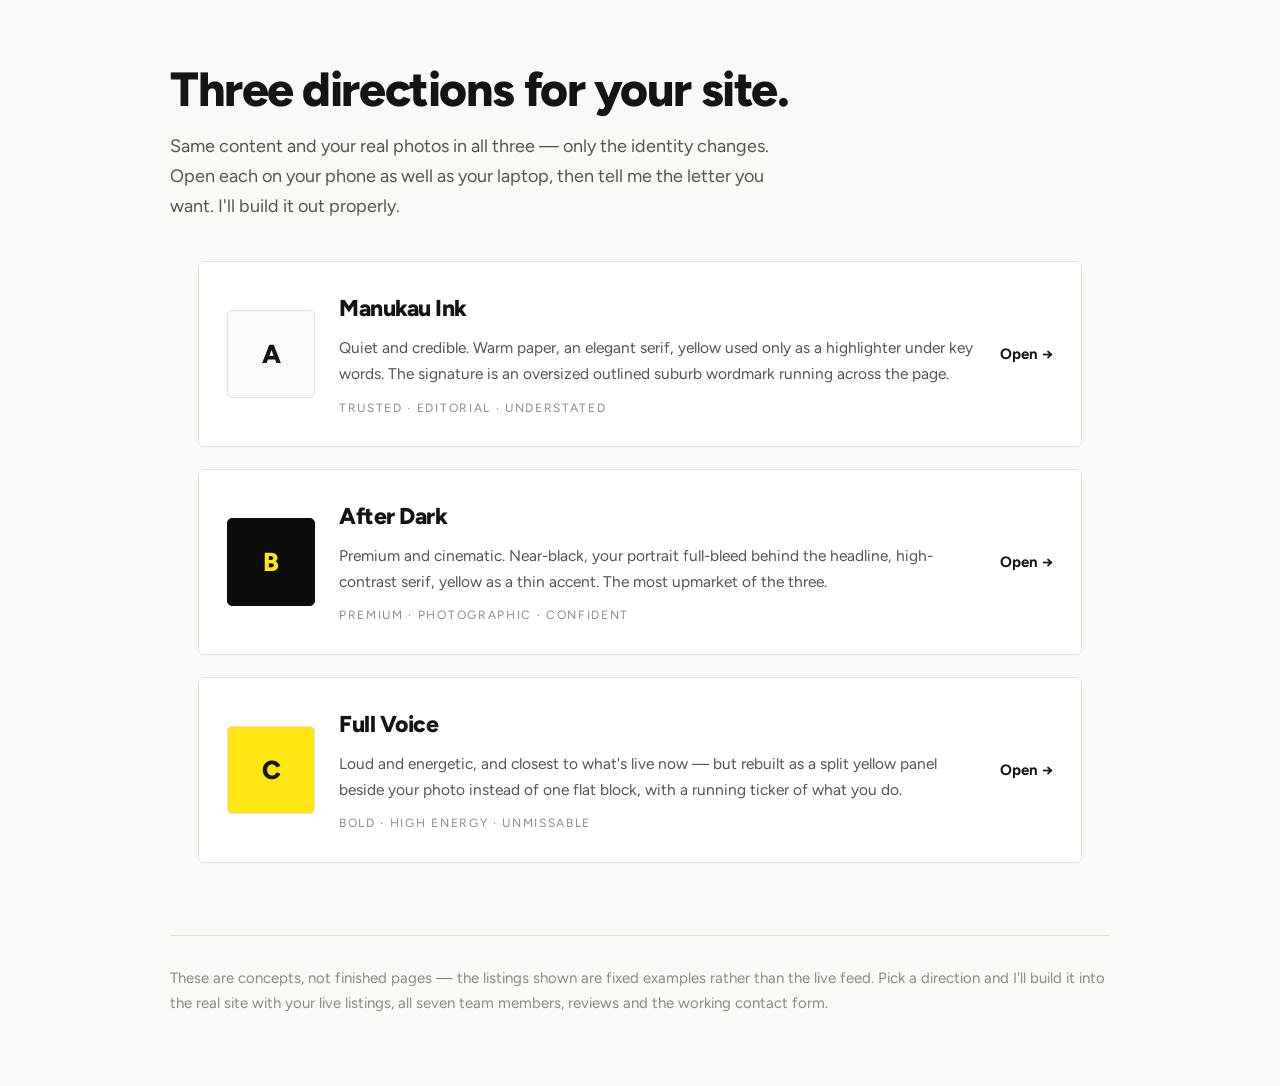
<file: concepts/index.html>
<!DOCTYPE html>
<html lang="en">
<head>
<meta charset="UTF-8">
<meta name="viewport" content="width=device-width, initial-scale=1.0">
<title>Three directions — Arvic Gonzales</title>
<meta name="robots" content="noindex">
<link rel="preconnect" href="https://fonts.googleapis.com">
<link rel="preconnect" href="https://fonts.gstatic.com" crossorigin>
<link href="https://fonts.googleapis.com/css2?family=Figtree:wght@400;500;600;700;800&display=swap" rel="stylesheet">
<style>
:root{--ink:#141412;--body:#55544e;--mute:#8b8a83;--paper:#faf9f6;--rule:#e3e0d8;--yellow:#ffe512}
*{box-sizing:border-box;margin:0;padding:0}
body{background:var(--paper);color:var(--body);font-family:'Figtree',system-ui,sans-serif;font-size:17px;line-height:1.65;-webkit-font-smoothing:antialiased}
.wrap{max-width:940px;margin:0 auto;padding:0 28px}
h1{font-size:clamp(32px,5vw,48px);color:var(--ink);font-weight:800;letter-spacing:-.03em;line-height:1.05;text-wrap:balance}
h2{font-size:23px;color:var(--ink);font-weight:800;letter-spacing:-.02em}
.intro{padding:64px 0 40px}
.intro p{margin-top:18px;max-width:620px;font-size:18px}
.list{display:flex;flex-direction:column;gap:22px;padding-bottom:72px}
.opt{border:1px solid var(--rule);border-radius:6px;background:#fff;padding:28px;display:grid;grid-template-columns:88px 1fr auto;gap:24px;align-items:center;text-decoration:none}
.opt:hover{border-color:var(--ink)}
.chip{width:88px;height:88px;border-radius:5px;border:1px solid var(--rule);display:flex;align-items:center;justify-content:center;font-weight:800;font-size:26px;color:var(--ink)}
.a{background:#fbfaf8}
.b{background:#0c0c0d;color:#ffe512!important;border-color:#0c0c0d}
.c{background:var(--yellow)}
.opt p{margin-top:7px;font-size:15.5px;color:var(--body)}
.tagline{font-size:12px;letter-spacing:.14em;text-transform:uppercase;color:var(--mute);margin-top:12px}
.go{font-weight:700;color:var(--ink);white-space:nowrap;font-size:15px}
.note{border-top:1px solid var(--rule);padding:30px 0 70px;font-size:15px;color:var(--mute)}
@media(max-width:700px){.opt{grid-template-columns:60px 1fr;gap:18px}.chip{width:60px;height:60px;font-size:20px}.go{grid-column:2}}
</style>
</head>
<body>
<div class="wrap intro">
  <h1>Three directions for your site.</h1>
  <p>Same content and your real photos in all three — only the identity changes. Open each on your phone as well as your laptop, then tell me the letter you want. I'll build it out properly.</p>
</div>

<div class="wrap list">
  <a class="opt" href="a.html">
    <div class="chip a">A</div>
    <div>
      <h2>Manukau Ink</h2>
      <p>Quiet and credible. Warm paper, an elegant serif, yellow used only as a highlighter under key words. The signature is an oversized outlined suburb wordmark running across the page.</p>
      <div class="tagline">Trusted · Editorial · Understated</div>
    </div>
    <span class="go">Open →</span>
  </a>

  <a class="opt" href="b.html">
    <div class="chip b">B</div>
    <div>
      <h2>After Dark</h2>
      <p>Premium and cinematic. Near-black, your portrait full-bleed behind the headline, high-contrast serif, yellow as a thin accent. The most upmarket of the three.</p>
      <div class="tagline">Premium · Photographic · Confident</div>
    </div>
    <span class="go">Open →</span>
  </a>

  <a class="opt" href="c.html">
    <div class="chip c">C</div>
    <div>
      <h2>Full Voice</h2>
      <p>Loud and energetic, and closest to what's live now — but rebuilt as a split yellow panel beside your photo instead of one flat block, with a running ticker of what you do.</p>
      <div class="tagline">Bold · High energy · Unmissable</div>
    </div>
    <span class="go">Open →</span>
  </a>
</div>

<div class="wrap note">
  These are concepts, not finished pages — the listings shown are fixed examples rather than the live feed. Pick a direction and I'll build it into the real site with your live listings, all seven team members, reviews and the working contact form.
</div>
</body>
</html>
</file>
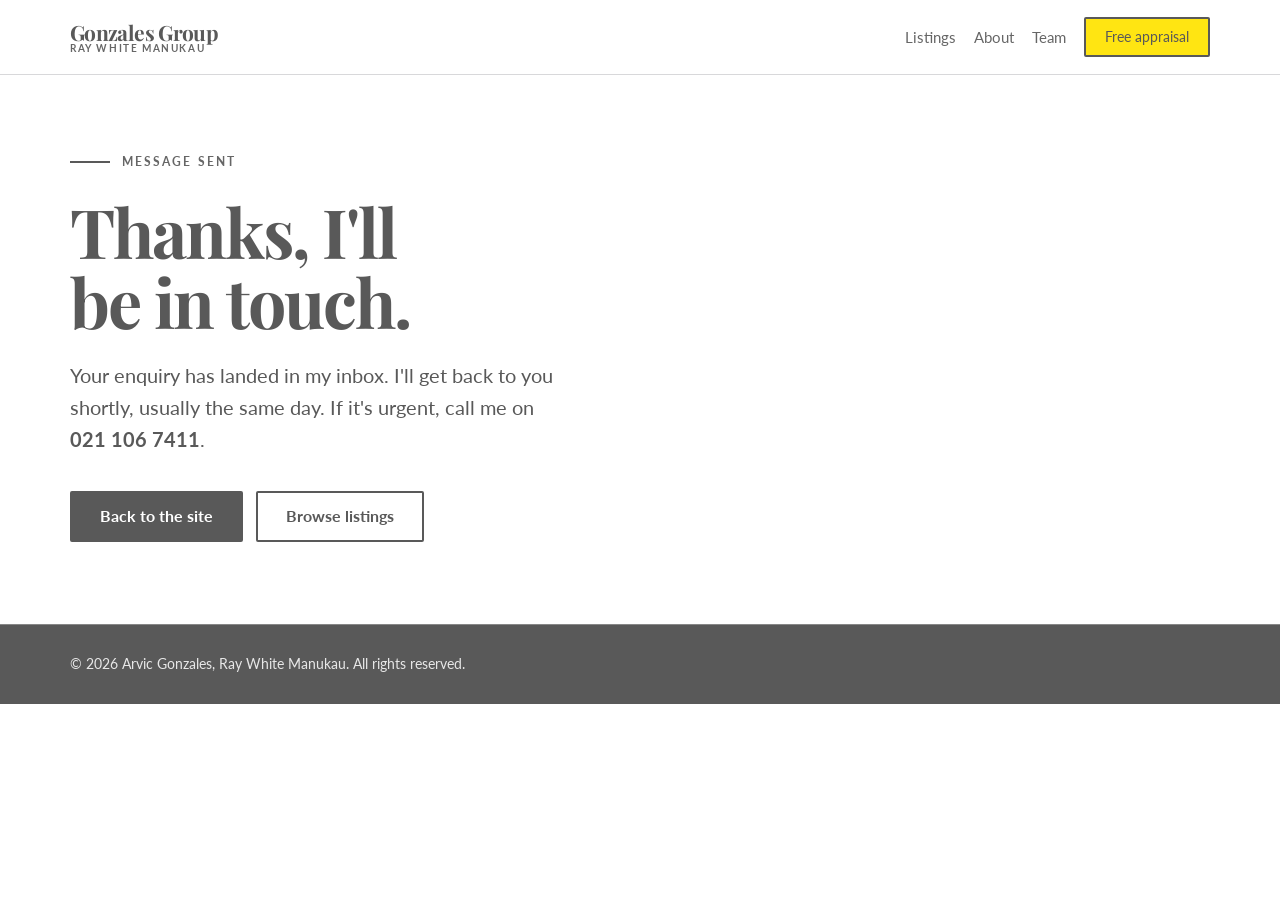
<file: thanks.html>
<!DOCTYPE html>
<html lang="en">
<head>
<meta charset="UTF-8">
<meta name="viewport" content="width=device-width, initial-scale=1.0">
<title>Message sent | Arvic Gonzales</title>
<meta name="robots" content="noindex">
<link rel="preconnect" href="https://fonts.googleapis.com">
<link rel="preconnect" href="https://fonts.gstatic.com" crossorigin>
<link href="https://fonts.googleapis.com/css2?family=Lato:wght@300;400;700;900&family=Playfair+Display:wght@400;700&display=swap" rel="stylesheet">
<link rel="icon" href="img/favicon.svg" type="image/svg+xml">
<link rel="icon" href="img/favicon-32.png" sizes="32x32">
<link rel="apple-touch-icon" href="img/apple-touch-icon.png">
<meta name="theme-color" content="#ffe512">
<link rel="stylesheet" href="styles.css">
</head>
<body>

<header class="site-header">
  <div class="container header-inner">
    <a href="index.html" class="logo">Gonzales Group<span>Ray White Manukau</span></a>
    <button class="nav-toggle" type="button" aria-expanded="false" aria-controls="site-nav">
      <span class="nav-toggle-bars" aria-hidden="true"></span>
      <span class="sr-only">Menu</span>
    </button>
    <nav class="main-nav" id="site-nav">
      <a href="index.html#listings">Listings</a>
      <a href="index.html#about">About</a>
      <a href="index.html#team">Team</a>
      <a href="index.html#contact" class="btn btn-primary">Free appraisal</a>
    </nav>
  </div>
</header>

<section class="hero">
  <div class="container hero-grid">
    <div class="hero-copy">
      <p class="hero-kicker">Message sent</p>
      <h1>Thanks, I'll be in touch.</h1>
      <p class="hero-lead">Your enquiry has landed in my inbox. I'll get back to you shortly, usually the same day. If it's urgent, call me on <strong>021 106 7411</strong>.</p>
      <div class="hero-actions">
        <a href="index.html" class="btn btn-primary">Back to the site</a>
        <a href="index.html#listings" class="btn btn-outline">Browse listings</a>
      </div>
    </div>
  </div>
</section>

<footer class="site-footer">
  <div class="container">
    <p>&copy; 2026 Arvic Gonzales, Ray White Manukau. All rights reserved.</p>
  </div>
</footer>


<!-- Cloudflare Web Analytics — cookieless, so the site needs no consent banner.
     Paste the site token from the Cloudflare dashboard in place of TOKEN and
     uncomment. Left commented so the page never loads a broken script. -->
<!-- <script defer src="https://static.cloudflareinsights.com/beacon.min.js" data-cf-beacon='{"token": "TOKEN"}'></script> -->
<script src="script.js"></script>
</body>
</html>
</file>
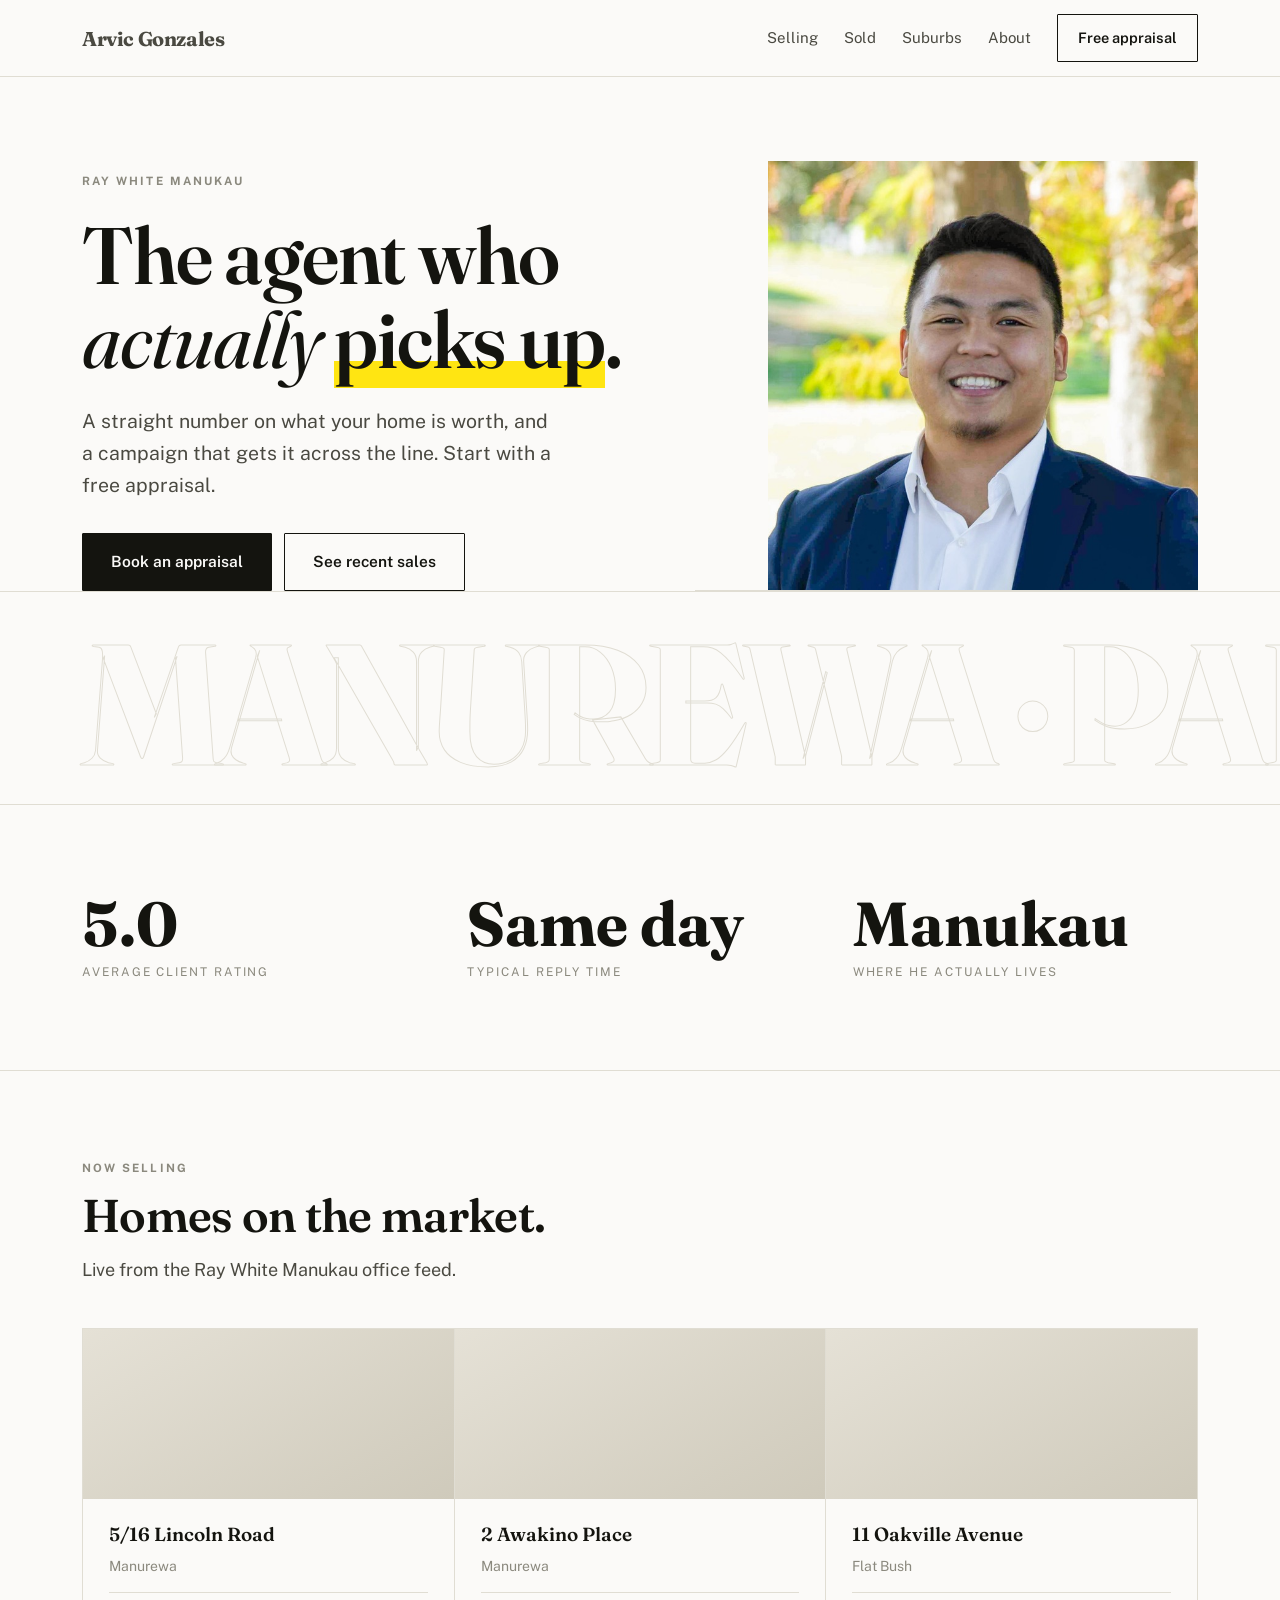
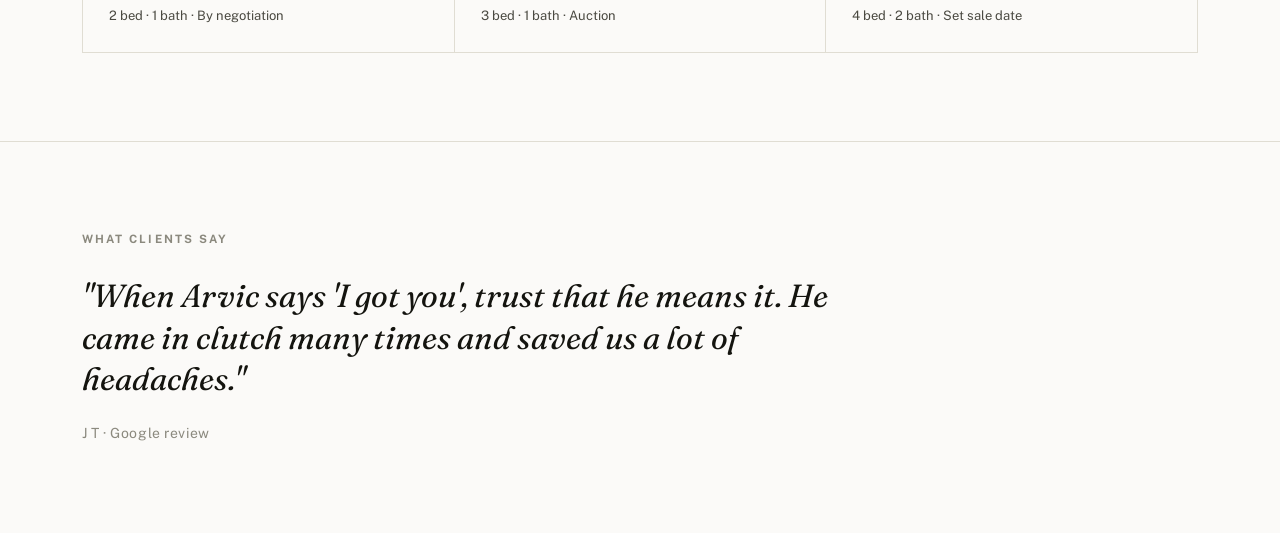
<file: concepts/a.html>
<!DOCTYPE html>
<html lang="en">
<head>
<meta charset="UTF-8">
<meta name="viewport" content="width=device-width, initial-scale=1.0">
<title>Concept A — Manukau Ink</title>
<meta name="robots" content="noindex">
<link rel="preconnect" href="https://fonts.googleapis.com">
<link rel="preconnect" href="https://fonts.gstatic.com" crossorigin>
<link href="https://fonts.googleapis.com/css2?family=Fraunces:ital,opsz,wght@0,9..144,400;0,9..144,600;0,9..144,700;1,9..144,400&family=Public+Sans:wght@400;500;600;700&display=swap" rel="stylesheet">
<style>
:root{
  --paper:#fbfaf8; --ink:#14140f; --ink-2:#4a4941; --mute:#8b897e;
  --rule:#e0ddd3; --yellow:#ffe512;
  --display:'Fraunces',Georgia,serif; --body:'Public Sans',system-ui,sans-serif;
}
*{box-sizing:border-box;margin:0;padding:0}
body{background:var(--paper);color:var(--ink-2);font-family:var(--body);font-size:17px;line-height:1.65;-webkit-font-smoothing:antialiased}
.wrap{max-width:1180px;margin:0 auto;padding:0 32px}
h1,h2,h3{font-family:var(--display);color:var(--ink);font-weight:600;line-height:1.05;letter-spacing:-0.015em;text-wrap:balance}
h1{font-size:clamp(46px,6.6vw,80px)}
h2{font-size:clamp(30px,3.8vw,46px)}
h3{font-size:20px;line-height:1.2}
a{color:inherit}
.mark{background:linear-gradient(to top,var(--yellow) .34em,transparent .34em)}
.eyebrow{font-size:11.5px;font-weight:700;letter-spacing:.18em;text-transform:uppercase;color:var(--mute)}
/* header */
header{border-bottom:1px solid var(--rule);position:sticky;top:0;background:rgba(251,250,248,.93);backdrop-filter:blur(10px);z-index:9}
.hin{display:flex;justify-content:space-between;align-items:center;height:76px;gap:20px}
.logo{font-family:var(--display);font-weight:700;font-size:20px;letter-spacing:-.02em;text-decoration:none;white-space:nowrap}
nav{display:flex;gap:26px;align-items:center}
nav a{text-decoration:none;font-size:15px;color:var(--ink-2);white-space:nowrap}
nav a:hover{color:var(--ink)}
.cta{border:1px solid var(--ink);padding:11px 20px;font-weight:600;font-size:14.5px;color:var(--ink)!important;border-radius:1px}
.cta:hover{background:var(--ink);color:var(--paper)!important}
/* hero */
.hero{padding:84px 0 0}
.hero-grid{display:grid;grid-template-columns:1.05fr .95fr;gap:56px;align-items:end}
.hero h1{margin:22px 0 24px}
.hero h1 em{font-style:italic;font-weight:400}
.lead{font-size:19.5px;max-width:480px;margin-bottom:32px}
.acts{display:flex;gap:12px;flex-wrap:wrap}
.btn{padding:15px 28px;border-radius:1px;font-weight:600;font-size:15.5px;text-decoration:none;border:1px solid var(--ink);display:inline-block}
.btn-fill{background:var(--ink);color:var(--paper)}
.btn-fill:hover{background:#000}
.btn-ghost{color:var(--ink)}
.btn-ghost:hover{background:var(--ink);color:var(--paper)}
.portrait{position:relative}
.portrait img{display:block;width:100%;max-width:430px;margin-left:auto}
.portrait::after{content:"";position:absolute;left:0;right:0;bottom:0;height:1px;background:var(--rule)}
/* the signature: oversized locale wordmark */
.locale{border-top:1px solid var(--rule);margin-top:0;overflow:hidden}
.locale span{
  display:block;font-family:var(--display);font-weight:700;
  font-size:clamp(52px,13.4vw,182px);line-height:1;letter-spacing:-.05em;
  color:transparent;-webkit-text-stroke:1px var(--rule);
  padding:26px 0 14px;white-space:nowrap
}
section{padding:88px 0;border-top:1px solid var(--rule)}
.head{max-width:700px;margin-bottom:44px}
.head h2{margin-top:14px}
.sub{margin-top:14px;font-size:18px}
.grid3{display:grid;grid-template-columns:repeat(3,1fr);gap:1px;background:var(--rule);border:1px solid var(--rule)}
.card{background:var(--paper);padding:26px}
.card .ph{height:170px;background:linear-gradient(150deg,#e5e1d6,#cfcabb);margin:-26px -26px 20px}
.addr{font-family:var(--display);font-size:19px;font-weight:600;color:var(--ink);margin-bottom:4px}
.sub2{font-size:14px;color:var(--mute);margin-bottom:14px}
.meta{font-size:13px;color:var(--ink-2);padding-top:12px;border-top:1px solid var(--rule)}
.stat-row{display:grid;grid-template-columns:repeat(3,1fr);gap:40px}
.stat .n{font-family:var(--display);font-size:clamp(38px,5vw,62px);font-weight:700;color:var(--ink);line-height:1}
.stat .l{font-size:12px;letter-spacing:.16em;text-transform:uppercase;color:var(--mute);margin-top:8px}
.quote{font-family:var(--display);font-size:clamp(22px,2.7vw,32px);line-height:1.3;color:var(--ink);font-weight:400;font-style:italic;max-width:820px}
.attrib{margin-top:22px;font-size:14px;color:var(--mute);letter-spacing:.04em}
@media(max-width:880px){
  .hero-grid{grid-template-columns:1fr;gap:40px}
  .portrait img{max-width:320px;margin:0 auto}
  nav a:not(.cta){display:none}
  .grid3,.stat-row{grid-template-columns:1fr}
  section{padding:60px 0}
}
</style>
</head>
<body>

<header><div class="wrap hin">
  <a class="logo" href="#">Arvic Gonzales</a>
  <nav>
    <a href="#">Selling</a><a href="#">Sold</a><a href="#">Suburbs</a><a href="#">About</a>
    <a class="cta" href="#">Free appraisal</a>
  </nav>
</div></header>

<div class="hero"><div class="wrap hero-grid">
  <div>
    <p class="eyebrow">Ray White Manukau</p>
    <h1>The agent who <em>actually</em> <span class="mark">picks up</span>.</h1>
    <p class="lead">A straight number on what your home is worth, and a campaign that gets it across the line. Start with a free appraisal.</p>
    <div class="acts">
      <a class="btn btn-fill" href="#">Book an appraisal</a>
      <a class="btn btn-ghost" href="#">See recent sales</a>
    </div>
  </div>
  <div class="portrait"><img src="../img/arvic.jpg" alt="Arvic Gonzales"></div>
</div></div>

<div class="locale"><div class="wrap"><span>MANUREWA · PAPATOETOE · MANUKAU · FLAT BUSH</span></div></div>

<section><div class="wrap">
  <div class="stat-row">
    <div class="stat"><div class="n">5.0</div><div class="l">Average client rating</div></div>
    <div class="stat"><div class="n">Same&nbsp;day</div><div class="l">Typical reply time</div></div>
    <div class="stat"><div class="n">Manukau</div><div class="l">Where he actually lives</div></div>
  </div>
</div></section>

<section><div class="wrap">
  <div class="head">
    <p class="eyebrow">Now selling</p>
    <h2>Homes on the market.</h2>
    <p class="sub">Live from the Ray White Manukau office feed.</p>
  </div>
  <div class="grid3">
    <div class="card"><div class="ph"></div><div class="addr">5/16 Lincoln Road</div><div class="sub2">Manurewa</div><div class="meta">2 bed · 1 bath · By negotiation</div></div>
    <div class="card"><div class="ph"></div><div class="addr">2 Awakino Place</div><div class="sub2">Manurewa</div><div class="meta">3 bed · 1 bath · Auction</div></div>
    <div class="card"><div class="ph"></div><div class="addr">11 Oakville Avenue</div><div class="sub2">Flat Bush</div><div class="meta">4 bed · 2 bath · Set sale date</div></div>
  </div>
</div></section>

<section><div class="wrap">
  <p class="eyebrow" style="margin-bottom:26px">What clients say</p>
  <p class="quote">"When Arvic says 'I got you', trust that he means it. He came in clutch many times and saved us a lot of headaches."</p>
  <p class="attrib">J T · Google review</p>
</div></section>

</body>
</html>
</file>
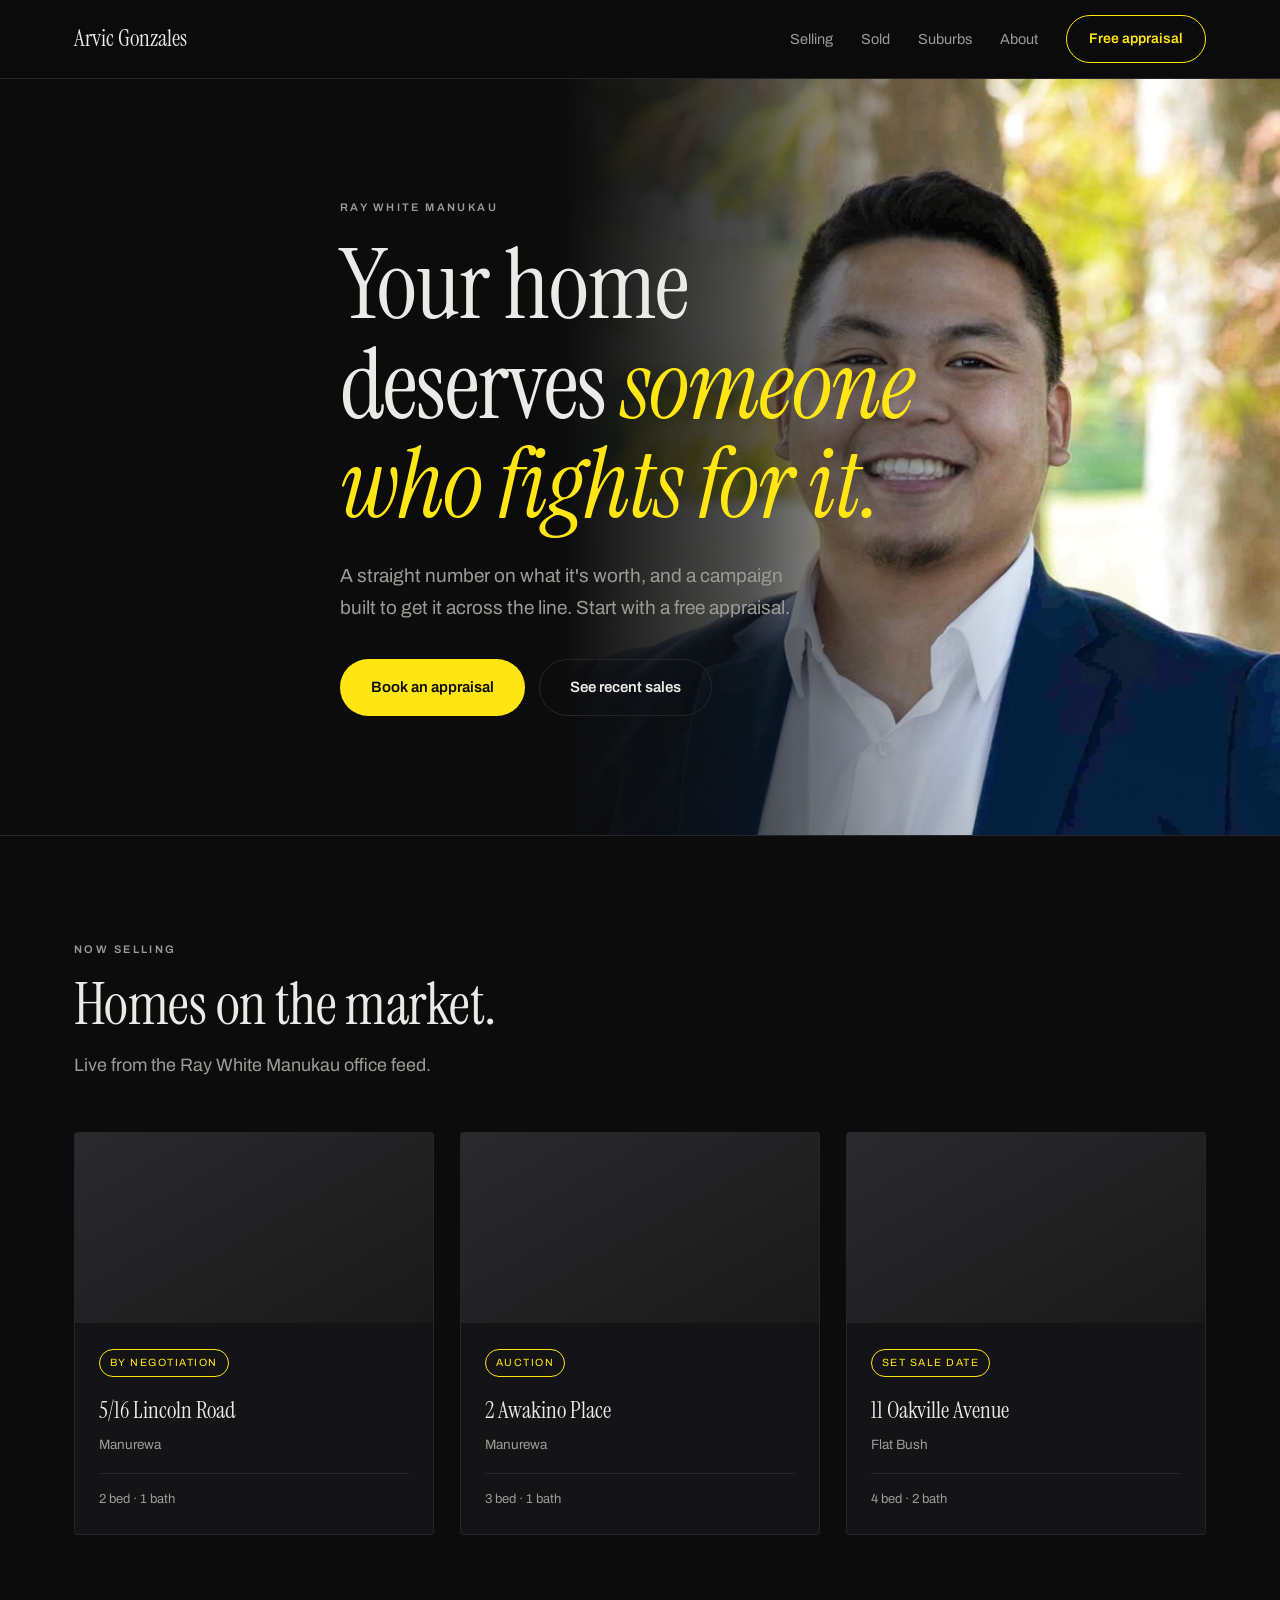
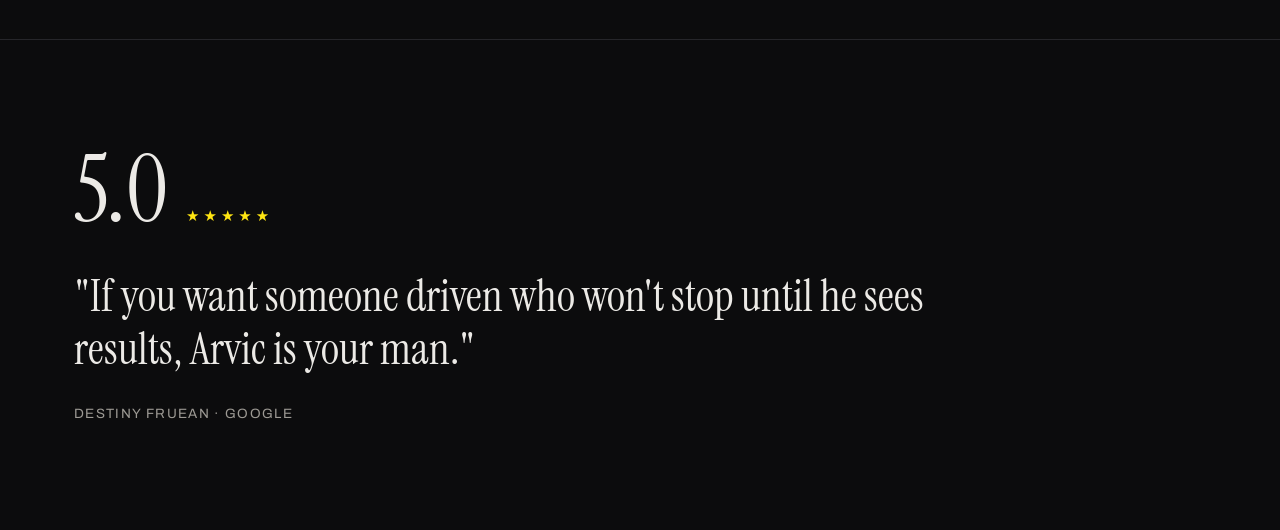
<file: concepts/b.html>
<!DOCTYPE html>
<html lang="en">
<head>
<meta charset="UTF-8">
<meta name="viewport" content="width=device-width, initial-scale=1.0">
<title>Concept B — After Dark</title>
<meta name="robots" content="noindex">
<link rel="preconnect" href="https://fonts.googleapis.com">
<link rel="preconnect" href="https://fonts.gstatic.com" crossorigin>
<link href="https://fonts.googleapis.com/css2?family=Instrument+Serif:ital@0;1&family=Archivo:wght@400;500;600;700&display=swap" rel="stylesheet">
<style>
:root{
  --bg:#0c0c0d; --bg-2:#141416; --text:#eceae6; --text-2:#9d9a94;
  --rule:#26262a; --yellow:#ffe512;
  --display:'Instrument Serif',Georgia,serif; --body:'Archivo',system-ui,sans-serif;
}
*{box-sizing:border-box;margin:0;padding:0}
body{background:var(--bg);color:var(--text-2);font-family:var(--body);font-size:16.5px;line-height:1.7;-webkit-font-smoothing:antialiased}
.wrap{max-width:1200px;margin:0 auto;padding:0 34px}
h1,h2,h3{font-family:var(--display);color:var(--text);font-weight:400;line-height:1.02;letter-spacing:-.01em;text-wrap:balance}
h1{font-size:clamp(50px,7.6vw,104px)}
h2{font-size:clamp(34px,4.6vw,58px)}
h3{font-size:22px;line-height:1.2}
a{color:inherit}
em{font-style:italic;color:var(--yellow)}
.eyebrow{font-size:11px;font-weight:600;letter-spacing:.22em;text-transform:uppercase;color:var(--text-2)}
header{position:sticky;top:0;z-index:9;background:rgba(12,12,13,.82);backdrop-filter:blur(14px);border-bottom:1px solid var(--rule)}
.hin{display:flex;justify-content:space-between;align-items:center;height:78px;gap:20px}
.logo{font-family:var(--display);font-size:23px;color:var(--text);text-decoration:none;white-space:nowrap}
nav{display:flex;gap:28px;align-items:center}
nav a{text-decoration:none;font-size:14.5px;color:var(--text-2);white-space:nowrap}
nav a:hover{color:var(--text)}
.cta{border:1px solid var(--yellow);color:var(--yellow)!important;padding:11px 22px;font-weight:600;font-size:14px;border-radius:100px}
.cta:hover{background:var(--yellow);color:var(--bg)!important}
/* cinematic hero */
.hero{position:relative;min-height:84vh;display:flex;align-items:center;overflow:hidden}
.hero-img{position:absolute;top:0;right:0;bottom:0;width:56%}
.hero-img img{width:100%;height:100%;object-fit:cover;object-position:50% 16%;filter:saturate(.78) contrast(1.04)}
.scrim{position:absolute;top:0;right:0;bottom:0;width:56%;background:
  linear-gradient(to right,var(--bg) 0%,rgba(12,12,13,.72) 26%,rgba(12,12,13,0) 62%)}
.hero-in{position:relative;max-width:600px;padding:64px 0}
.hero h1{margin:20px 0 26px}
.lead{font-size:19px;max-width:460px;margin-bottom:34px;color:var(--text-2)}
.acts{display:flex;gap:14px;flex-wrap:wrap}
.btn{padding:15px 30px;border-radius:100px;font-weight:600;font-size:15px;text-decoration:none;display:inline-block;border:1px solid transparent}
.btn-y{background:var(--yellow);color:#0c0c0d}
.btn-y:hover{background:#fff}
.btn-o{border-color:var(--rule);color:var(--text)}
.btn-o:hover{border-color:var(--text)}
section{padding:104px 0;border-top:1px solid var(--rule)}
.head{max-width:720px;margin-bottom:52px}
.head h2{margin-top:16px}
.sub{margin-top:16px;font-size:18px}
.grid3{display:grid;grid-template-columns:repeat(3,1fr);gap:26px}
.card{background:var(--bg-2);border:1px solid var(--rule);border-radius:3px;overflow:hidden}
.card .ph{height:190px;background:linear-gradient(150deg,#2a2a2e,#191919)}
.cb{padding:24px}
.addr{font-family:var(--display);font-size:23px;color:var(--text);margin-bottom:4px}
.sub2{font-size:13.5px;color:var(--text-2);margin-bottom:16px}
.meta{font-size:13px;padding-top:14px;border-top:1px solid var(--rule)}
.tag{display:inline-block;font-size:10.5px;letter-spacing:.14em;text-transform:uppercase;color:var(--yellow);border:1px solid var(--yellow);padding:4px 10px;border-radius:100px;margin-bottom:14px}
.quote{font-family:var(--display);font-size:clamp(26px,3.4vw,44px);line-height:1.22;color:var(--text);max-width:900px}
.attrib{margin-top:26px;font-size:13.5px;letter-spacing:.1em;text-transform:uppercase;color:var(--text-2)}
.rating{display:flex;align-items:baseline;gap:18px;margin-bottom:34px}
.rating .n{font-family:var(--display);font-size:clamp(58px,8vw,92px);color:var(--text);line-height:1}
.rating .s{color:var(--yellow);letter-spacing:4px;font-size:15px}
@media(max-width:880px){
  nav a:not(.cta){display:none}
  .hero{min-height:0;flex-direction:column;align-items:stretch}
  .hero-img,.scrim{position:relative;width:100%}
  .hero-img{height:340px;order:2}
  .scrim{display:none}
  .hero-in{padding:54px 0 40px;order:1}
  .grid3{grid-template-columns:1fr}
  section{padding:66px 0}
}
</style>
</head>
<body>

<header><div class="wrap hin">
  <a class="logo" href="#">Arvic Gonzales</a>
  <nav>
    <a href="#">Selling</a><a href="#">Sold</a><a href="#">Suburbs</a><a href="#">About</a>
    <a class="cta" href="#">Free appraisal</a>
  </nav>
</div></header>

<div class="hero">
  <div class="hero-img"><img src="../img/arvic.jpg" alt="Arvic Gonzales"></div>
  <div class="scrim"></div>
  <div class="wrap"><div class="hero-in">
    <p class="eyebrow">Ray White Manukau</p>
    <h1>Your home deserves <em>someone who fights for it.</em></h1>
    <p class="lead">A straight number on what it's worth, and a campaign built to get it across the line. Start with a free appraisal.</p>
    <div class="acts">
      <a class="btn btn-y" href="#">Book an appraisal</a>
      <a class="btn btn-o" href="#">See recent sales</a>
    </div>
  </div></div>
</div>

<section><div class="wrap">
  <div class="head">
    <p class="eyebrow">Now selling</p>
    <h2>Homes on the market.</h2>
    <p class="sub">Live from the Ray White Manukau office feed.</p>
  </div>
  <div class="grid3">
    <div class="card"><div class="ph"></div><div class="cb"><span class="tag">By negotiation</span><div class="addr">5/16 Lincoln Road</div><div class="sub2">Manurewa</div><div class="meta">2 bed · 1 bath</div></div></div>
    <div class="card"><div class="ph"></div><div class="cb"><span class="tag">Auction</span><div class="addr">2 Awakino Place</div><div class="sub2">Manurewa</div><div class="meta">3 bed · 1 bath</div></div></div>
    <div class="card"><div class="ph"></div><div class="cb"><span class="tag">Set sale date</span><div class="addr">11 Oakville Avenue</div><div class="sub2">Flat Bush</div><div class="meta">4 bed · 2 bath</div></div></div>
  </div>
</div></section>

<section><div class="wrap">
  <div class="rating"><span class="n">5.0</span><span class="s">★★★★★</span></div>
  <p class="quote">"If you want someone driven who won't stop until he sees results, Arvic is your man."</p>
  <p class="attrib">Destiny Fruean · Google</p>
</div></section>

</body>
</html>
</file>
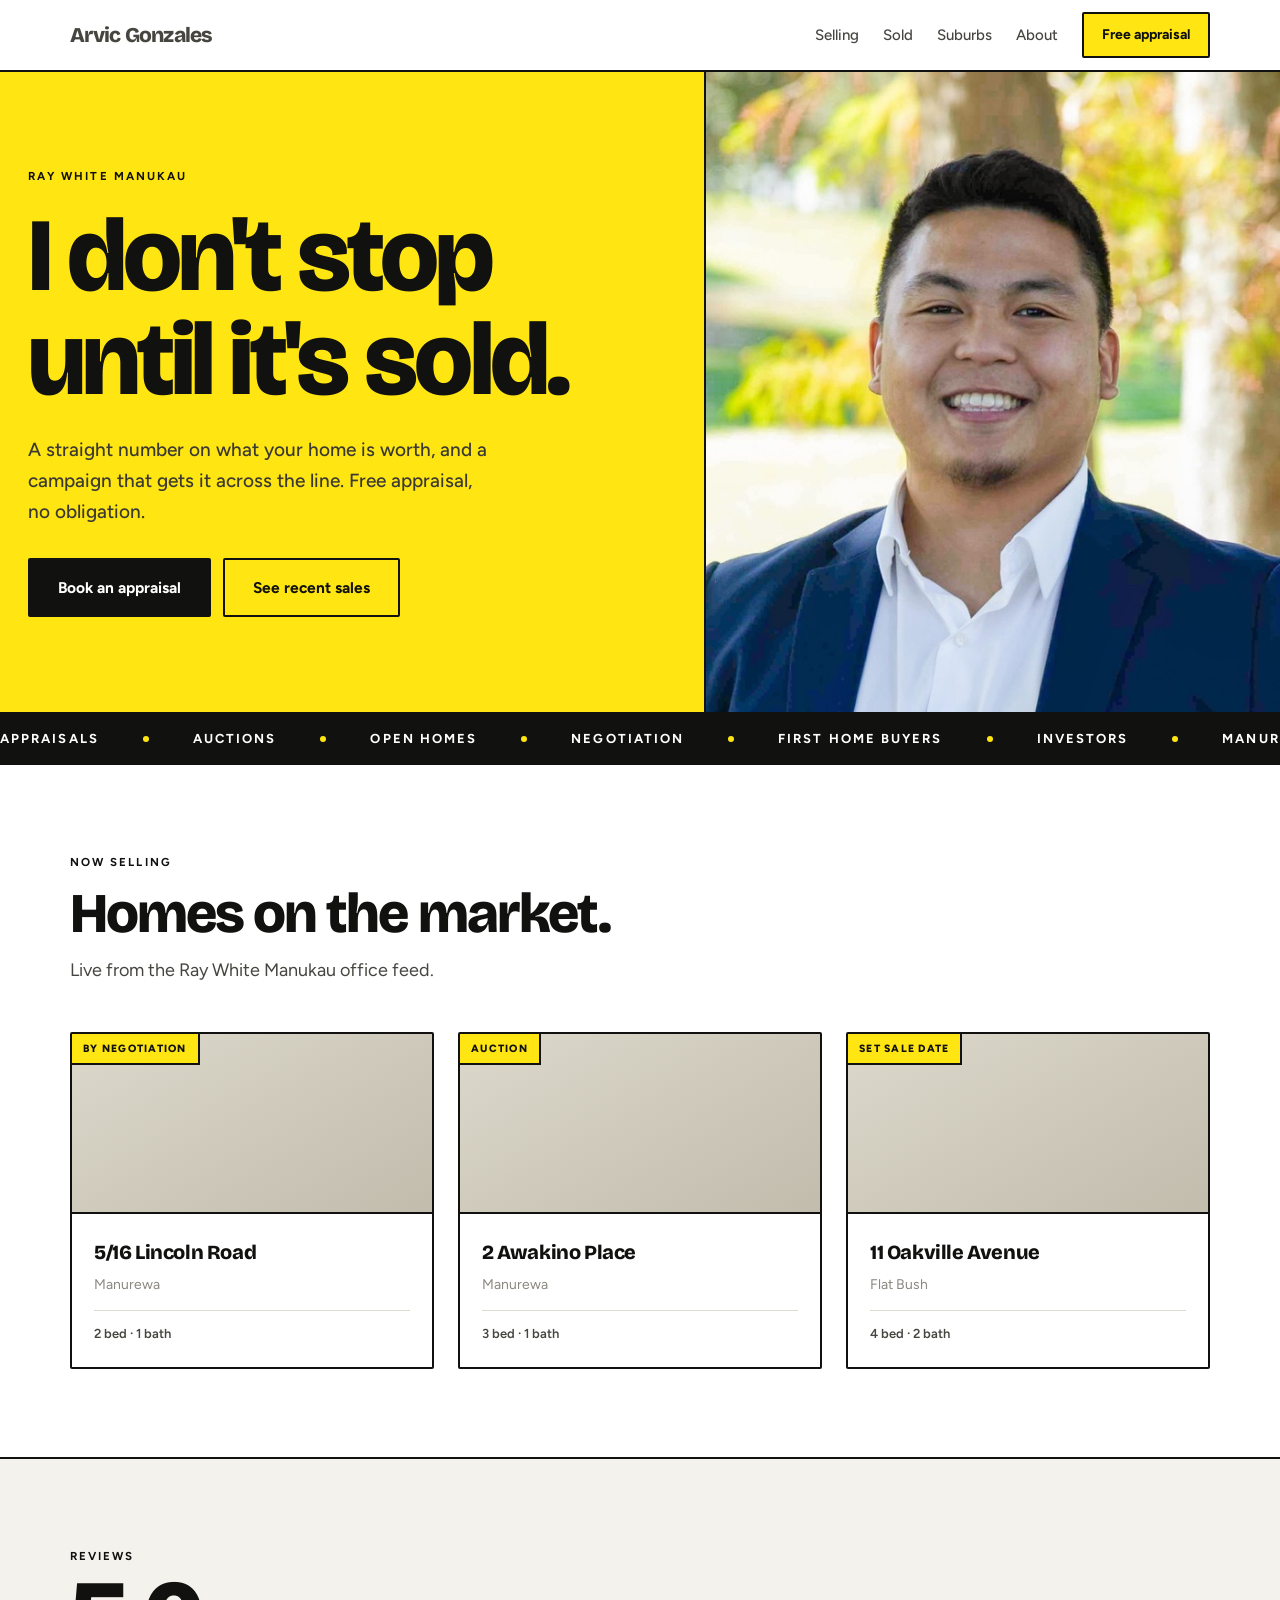
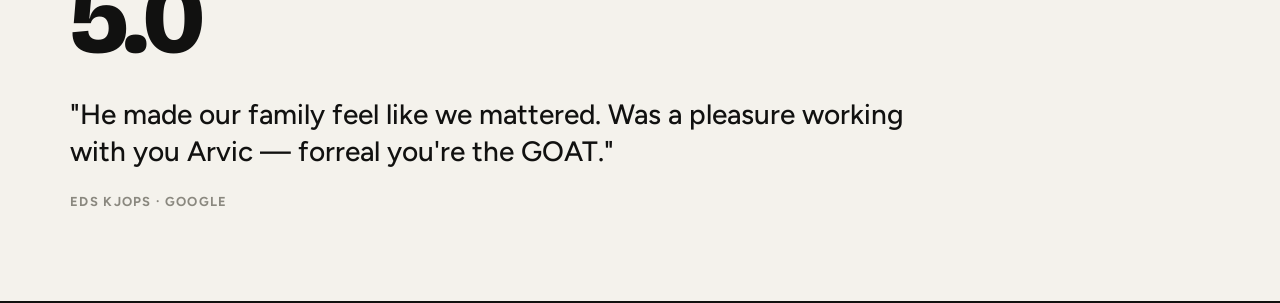
<file: concepts/c.html>
<!DOCTYPE html>
<html lang="en">
<head>
<meta charset="UTF-8">
<meta name="viewport" content="width=device-width, initial-scale=1.0">
<title>Concept C — Full Voice</title>
<meta name="robots" content="noindex">
<link rel="preconnect" href="https://fonts.googleapis.com">
<link rel="preconnect" href="https://fonts.gstatic.com" crossorigin>
<link href="https://fonts.googleapis.com/css2?family=Bricolage+Grotesque:opsz,wght@12..96,600;12..96,800&family=Figtree:wght@400;500;600;700&display=swap" rel="stylesheet">
<style>
:root{
  --ink:#111110; --ink-2:#46453f; --mute:#8a887f;
  --paper:#fff; --wash:#f4f2ec; --rule:#dedbd2; --yellow:#ffe512;
  --display:'Bricolage Grotesque','Helvetica Neue',sans-serif; --body:'Figtree',system-ui,sans-serif;
}
*{box-sizing:border-box;margin:0;padding:0}
body{background:var(--paper);color:var(--ink-2);font-family:var(--body);font-size:17px;line-height:1.65;-webkit-font-smoothing:antialiased}
.wrap{max-width:1200px;margin:0 auto;padding:0 30px}
h1,h2,h3{font-family:var(--display);color:var(--ink);font-weight:800;line-height:1;letter-spacing:-.035em;text-wrap:balance}
h1{font-size:clamp(48px,8.2vw,104px)}
h2{font-size:clamp(32px,4.6vw,56px)}
h3{font-size:20px;letter-spacing:-.02em;line-height:1.15}
a{color:inherit}
.eyebrow{font-size:11.5px;font-weight:700;letter-spacing:.18em;text-transform:uppercase;color:var(--ink)}
header{position:sticky;top:0;z-index:9;background:var(--paper);border-bottom:2px solid var(--ink)}
.hin{display:flex;justify-content:space-between;align-items:center;height:70px;gap:20px}
.logo{font-family:var(--display);font-weight:800;font-size:21px;letter-spacing:-.035em;text-decoration:none;white-space:nowrap}
nav{display:flex;gap:24px;align-items:center}
nav a{text-decoration:none;font-size:15px;font-weight:500;color:var(--ink-2);white-space:nowrap}
nav a:hover{color:var(--ink)}
.cta{background:var(--yellow);border:2px solid var(--ink);color:var(--ink)!important;padding:9px 18px;font-weight:700;font-size:14px;border-radius:2px}
.cta:hover{background:var(--ink);color:var(--yellow)!important}
/* hero: split, yellow panel + portrait, no giant flat block */
.hero{border-bottom:2px solid var(--ink)}
.hero-grid{display:grid;grid-template-columns:1.1fr .9fr;min-height:min(640px,78vh)}
.hero-l{background:var(--yellow);display:flex;flex-direction:column;justify-content:center;padding:64px 56px 64px 0}
.hero-l .inner{max-width:620px;margin-left:auto;padding-right:56px;width:100%}
.hero-r{border-left:2px solid var(--ink);background:var(--wash);position:relative;overflow:hidden}
.hero-r img{position:absolute;inset:0;width:100%;height:100%;object-fit:cover;object-position:50% 18%}
.hero h1{margin:18px 0 22px;color:var(--ink)}
.lead{font-size:19px;color:#3a3933;max-width:470px;margin-bottom:30px;font-weight:500}
.acts{display:flex;gap:12px;flex-wrap:wrap}
.btn{padding:15px 28px;border:2px solid var(--ink);border-radius:2px;font-weight:700;font-size:15.5px;text-decoration:none;display:inline-block}
.btn-d{background:var(--ink);color:#fff}
.btn-d:hover{background:#000}
.btn-o{background:transparent;color:var(--ink)}
.btn-o:hover{background:var(--ink);color:var(--yellow)}
/* signature: a running ticker of what he actually does */
.ticker{background:var(--ink);color:#fff;border-bottom:2px solid var(--ink);overflow:hidden;padding:14px 0}
.ticker-in{display:flex;gap:44px;white-space:nowrap;animation:slide 34s linear infinite;font-size:13px;font-weight:700;letter-spacing:.16em;text-transform:uppercase}
.ticker-in span{display:flex;align-items:center;gap:44px}
.dot{width:6px;height:6px;background:var(--yellow);border-radius:100px;display:inline-block}
@keyframes slide{from{transform:translateX(0)}to{transform:translateX(-50%)}}
@media(prefers-reduced-motion:reduce){.ticker-in{animation:none}}
section{padding:88px 0;border-bottom:2px solid var(--ink)}
.wash{background:var(--wash)}
.head{max-width:720px;margin-bottom:46px}
.head h2{margin-top:14px}
.sub{margin-top:14px;font-size:18px}
.grid3{display:grid;grid-template-columns:repeat(3,1fr);gap:24px}
.card{background:var(--paper);border:2px solid var(--ink);border-radius:2px;overflow:hidden}
.card:hover{transform:translateY(-4px);box-shadow:8px 8px 0 var(--yellow)}
.card{transition:.18s ease}
.ph{height:180px;background:linear-gradient(150deg,#dcd8cb,#c1bcac);border-bottom:2px solid var(--ink);position:relative}
.tag{position:absolute;top:0;left:0;background:var(--yellow);border-right:2px solid var(--ink);border-bottom:2px solid var(--ink);font-size:10.5px;font-weight:800;letter-spacing:.12em;text-transform:uppercase;color:var(--ink);padding:6px 11px}
.cb{padding:22px}
.addr{font-family:var(--display);font-size:20px;font-weight:800;letter-spacing:-.02em;color:var(--ink);margin-bottom:4px}
.sub2{font-size:14px;color:var(--mute);margin-bottom:14px}
.meta{font-size:13px;font-weight:600;padding-top:12px;border-top:1px solid var(--rule)}
.rating{font-family:var(--display);font-size:clamp(56px,9vw,104px);font-weight:800;letter-spacing:-.045em;color:var(--ink);line-height:1}
.quote{font-size:clamp(20px,2.5vw,28px);line-height:1.35;color:var(--ink);font-weight:500;max-width:840px;margin-top:26px}
.attrib{margin-top:20px;font-size:13px;font-weight:700;letter-spacing:.1em;text-transform:uppercase;color:var(--mute)}
@media(max-width:880px){
  nav a:not(.cta){display:none}
  .hero-grid{grid-template-columns:1fr;min-height:0}
  .hero-l{padding:52px 0}
  .hero-l .inner{padding:0 30px;max-width:none}
  .hero-r{border-left:none;border-top:2px solid var(--ink);height:380px}
  .grid3{grid-template-columns:1fr}
  section{padding:62px 0}
}
</style>
</head>
<body>

<header><div class="wrap hin">
  <a class="logo" href="#">Arvic Gonzales</a>
  <nav>
    <a href="#">Selling</a><a href="#">Sold</a><a href="#">Suburbs</a><a href="#">About</a>
    <a class="cta" href="#">Free appraisal</a>
  </nav>
</div></header>

<div class="hero"><div class="hero-grid">
  <div class="hero-l"><div class="inner">
    <p class="eyebrow">Ray White Manukau</p>
    <h1>I don't stop until it's sold.</h1>
    <p class="lead">A straight number on what your home is worth, and a campaign that gets it across the line. Free appraisal, no obligation.</p>
    <div class="acts">
      <a class="btn btn-d" href="#">Book an appraisal</a>
      <a class="btn btn-o" href="#">See recent sales</a>
    </div>
  </div></div>
  <div class="hero-r"><img src="../img/arvic.jpg" alt="Arvic Gonzales"></div>
</div></div>

<div class="ticker"><div class="ticker-in">
  <span>Appraisals<i class="dot"></i>Auctions<i class="dot"></i>Open homes<i class="dot"></i>Negotiation<i class="dot"></i>First home buyers<i class="dot"></i>Investors<i class="dot"></i>Manurewa<i class="dot"></i>Papatoetoe<i class="dot"></i>Flat Bush<i class="dot"></i></span>
  <span>Appraisals<i class="dot"></i>Auctions<i class="dot"></i>Open homes<i class="dot"></i>Negotiation<i class="dot"></i>First home buyers<i class="dot"></i>Investors<i class="dot"></i>Manurewa<i class="dot"></i>Papatoetoe<i class="dot"></i>Flat Bush<i class="dot"></i></span>
</div></div>

<section><div class="wrap">
  <div class="head">
    <p class="eyebrow">Now selling</p>
    <h2>Homes on the market.</h2>
    <p class="sub">Live from the Ray White Manukau office feed.</p>
  </div>
  <div class="grid3">
    <div class="card"><div class="ph"><span class="tag">By negotiation</span></div><div class="cb"><div class="addr">5/16 Lincoln Road</div><div class="sub2">Manurewa</div><div class="meta">2 bed · 1 bath</div></div></div>
    <div class="card"><div class="ph"><span class="tag">Auction</span></div><div class="cb"><div class="addr">2 Awakino Place</div><div class="sub2">Manurewa</div><div class="meta">3 bed · 1 bath</div></div></div>
    <div class="card"><div class="ph"><span class="tag">Set sale date</span></div><div class="cb"><div class="addr">11 Oakville Avenue</div><div class="sub2">Flat Bush</div><div class="meta">4 bed · 2 bath</div></div></div>
  </div>
</div></section>

<section class="wash"><div class="wrap">
  <p class="eyebrow">Reviews</p>
  <div class="rating">5.0</div>
  <p class="quote">"He made our family feel like we mattered. Was a pleasure working with you Arvic — forreal you're the GOAT."</p>
  <p class="attrib">Eds Kjops · Google</p>
</div></section>

</body>
</html>
</file>
<file: styles.css>
/* Ray White brand palette — Brand in Brief, Jan 2020, p.8
   White #FFFFFF · Light Grey #ebebec (PMS Cool Grey 2)
   Yellow #FFE512 (PMS 108) · Dark Grey #595959 (PMS 425)
   The guide warns against overusing dark grey: "keep things light,
   fresh and uncluttered", so it is reserved for type and fine rules. */
:root {
  --paper: #ffffff;
  --wash: #ebebec;
  --ink: #595959;
  --ink-2: #595959;
  --mute: #666666;
  --rule: #d8d8da;
  --rule-strong: #cfcfd1;
  --yellow: #ffe512;
  /* Brand fonts (p.9): Lato for everything, Playfair Display for major
     headings only, used sparingly and never for body copy. */
  --font-display: 'Playfair Display', Georgia, 'Times New Roman', serif;
  --font-body: 'Lato', system-ui, -apple-system, sans-serif;
}

* { box-sizing: border-box; margin: 0; padding: 0; }

html { scroll-behavior: smooth; }

body {
  font-family: var(--font-body);
  background: var(--paper);
  color: var(--ink-2);
  font-size: 17px;
  line-height: 1.65;
  -webkit-font-smoothing: antialiased;
}

a, button, .btn, .listing-card, .team-photo, .ig-post, .filter-btn, .page-btn {
  transition: all 0.18s ease;
}

:focus-visible { outline: 3px solid var(--ink); outline-offset: 2px; }

.sr-only {
  position: absolute;
  width: 1px; height: 1px;
  padding: 0; margin: -1px;
  overflow: hidden;
  clip: rect(0 0 0 0);
  white-space: nowrap;
  border: 0;
}
.hp { display: none !important; }

/* Scroll reveal — visible by default so the page still works without JS */
.reveal { opacity: 1; transform: none; transition: opacity .6s ease, transform .6s ease; }
.js-reveal-ready .reveal { opacity: 0; transform: translateY(16px); }
.js-reveal-ready .reveal.is-visible { opacity: 1; transform: none; }

@media (prefers-reduced-motion: reduce) {
  html { scroll-behavior: auto; }
  .js-reveal-ready .reveal { opacity: 1; transform: none; }
  *, *::before, *::after { transition: none !important; animation: none !important; }
}

.container { max-width: 1200px; margin: 0 auto; padding: 0 30px; }

/* Type */
h1, h2 {
  font-family: var(--font-display);
  color: var(--ink);
  font-weight: 700;
  line-height: 1.03;
  letter-spacing: -0.03em;
  text-wrap: balance;
}
h1 { font-size: clamp(40px, 5.6vw, 68px); }
h2 { font-size: clamp(28px, 3.6vw, 44px); }
/* p.9: Playfair for major headings only; sub-headings use Lato SemiBold */
h3 {
  font-family: var(--font-body);
  font-weight: 700;
  font-size: 20px;
  line-height: 1.25;
  letter-spacing: 0;
}

/* Manukau Ink signature: yellow highlighter under key words */
.mark { background: linear-gradient(to top, var(--yellow) .36em, transparent .36em); }

.label {
  display: inline-block;
  font-family: var(--font-body);
  font-size: 11.5px;
  font-weight: 700;
  letter-spacing: .18em;
  text-transform: uppercase;
  color: var(--mute);
  margin-bottom: 16px;
}
.section-head { max-width: 760px; margin-bottom: 48px; }
.section-sub { margin-top: 16px; font-size: 18px; max-width: 620px; }
.section-note { color: var(--mute); font-size: 13.5px; line-height: 1.6; margin-top: 28px; max-width: 740px; }
.section-note a { color: var(--ink-2); }

/* Buttons */
.btn {
  display: inline-block;
  padding: 15px 28px;
  border: 2px solid var(--ink);
  border-radius: 2px;
  font-family: var(--font-body);
  font-weight: 700;
  font-size: 15.5px;
  line-height: 1.15;
  text-decoration: none;
  cursor: pointer;
}
.btn-primary { background: var(--ink); color: var(--paper); }
.btn-primary:hover { background: #3f3f3f; }
.btn-outline { background: transparent; color: var(--ink); }
.btn-outline:hover { background: var(--ink); color: var(--paper); }
.btn-outline-dark {
  display: inline-block;
  background: transparent;
  color: var(--ink);
  border: 2px solid var(--ink);
  padding: 15px 28px;
  border-radius: 2px;
  font-family: var(--font-body);
  font-weight: 700;
  font-size: 15.5px;
  text-decoration: none;
  cursor: pointer;
}
.btn-outline-dark:hover { background: var(--ink); color: var(--paper); }

/* Header */
.site-header {
  position: sticky;
  top: 0;
  z-index: 50;
  background: rgba(255,255,255,.94);
  -webkit-backdrop-filter: saturate(180%) blur(12px);
  backdrop-filter: saturate(180%) blur(12px);
  border-bottom: 1px solid var(--rule);
}
.header-inner { display: flex; justify-content: space-between; align-items: center; height: 74px; gap: 22px; position: relative; }
.logo {
  font-family: var(--font-display);
  color: var(--ink);
  font-weight: 700;
  font-size: 21px;
  letter-spacing: -0.03em;
  line-height: 1.05;
  text-decoration: none;
  white-space: nowrap;
}
.logo span {
  display: block;
  font-family: var(--font-body);
  font-size: 10px;
  font-weight: 700;
  letter-spacing: .16em;
  text-transform: uppercase;
  color: var(--mute);
}
.main-nav { display: flex; gap: 18px; align-items: center; }
.main-nav a {
  color: var(--mute);
  text-decoration: none;
  font-weight: 400;
  font-size: 15px;
  white-space: nowrap;
}
.main-nav a:hover { color: var(--ink); }
/* .main-nav a beats .btn-* on specificity, so button colours are restated here */
.main-nav a.btn { padding: 10px 19px; font-size: 14px; background: var(--yellow); color: var(--ink); }
.main-nav a.btn:hover { background: var(--ink); color: var(--yellow); }


/* Mobile menu button — hidden until the nav links collapse */
.nav-toggle {
  display: none;
  width: 46px; height: 46px;
  align-items: center; justify-content: center;
  background: transparent;
  border: 2px solid var(--ink);
  border-radius: 2px;
  cursor: pointer;
  padding: 0;
  flex: 0 0 auto;
}
.nav-toggle-bars, .nav-toggle-bars::before, .nav-toggle-bars::after {
  content: "";
  display: block;
  width: 20px; height: 2px;
  background: var(--ink);
  transition: transform .2s ease, opacity .2s ease;
}
.nav-toggle-bars { position: relative; }
.nav-toggle-bars::before { position: absolute; top: -6px; }
.nav-toggle-bars::after  { position: absolute; top: 6px; }
.nav-toggle[aria-expanded="true"] .nav-toggle-bars { background: transparent; }
.nav-toggle[aria-expanded="true"] .nav-toggle-bars::before { transform: translateY(6px) rotate(45deg); }
.nav-toggle[aria-expanded="true"] .nav-toggle-bars::after  { transform: translateY(-6px) rotate(-45deg); }

/* Hero — Full Voice structure on a Manukau Ink surface */
.hero { padding: 78px 0 0; background: var(--paper); }
.hero-grid { display: grid; grid-template-columns: 1.06fr .94fr; gap: 56px; align-items: end; }
.hero-copy { padding-bottom: 82px; }
.hero-kicker {
  display: flex; align-items: center; gap: 12px;
  font-size: 11.5px; font-weight: 700; letter-spacing: .18em;
  text-transform: uppercase; color: var(--mute); margin-bottom: 24px;
}
.hero-kicker::before { content: ""; width: 40px; height: 2px; background: var(--ink); }
.hero h1 { margin-bottom: 24px; }
.hero-lead { font-size: 19.5px; max-width: 500px; margin-bottom: 34px; }
.hero-actions { display: flex; gap: 13px; flex-wrap: wrap; }
/* Portrait sits on an offset yellow block — Full Voice colour, kept contained */
.hero-portrait { position: relative; align-self: end; width: 100%; max-width: 430px; margin-left: auto; }
.hero-portrait::before {
  content: "";
  position: absolute;
  left: 16px; right: -16px; top: 34px; bottom: 0;
  background: var(--yellow);
}
.hero-portrait img {
  position: relative;
  display: block;
  width: 100%;
  /* The <img> carries height="700"; without this the CSS width squashes it. */
  height: auto;
  border: 1px solid var(--rule-strong);
  border-bottom: none;
}

/* Full Voice signature: a ticker of what he actually does */
.ticker { background: var(--ink); color: var(--paper); overflow: hidden; padding: 13px 0; }
.ticker-track {
  display: flex; white-space: nowrap; width: max-content;
  font-size: 12.5px; font-weight: 700; letter-spacing: .16em; text-transform: uppercase;
  /* 22 items per copy; duration set so it reads at ~50px/s */
  animation: ticker 80s linear infinite;
}
.ticker-track > span { display: flex; align-items: center; gap: 40px; padding-right: 40px; }
.ticker-dot { width: 5px; height: 5px; border-radius: 50%; background: var(--yellow); display: inline-block; }
@keyframes ticker { from { transform: translateX(0); } to { transform: translateX(-33.3333%); } }
/* WCAG 2.2.2: moving content needs a way to stop it */
.ticker:hover .ticker-track, .ticker:focus-within .ticker-track { animation-play-state: paused; }

section { padding: 92px 0; scroll-margin-top: 76px; }
.band-paper { background: var(--paper); }
.band-wash { background: var(--wash); }
.band-ink { background: var(--ink); color: rgba(255,255,255,.92); }
.band-ink h2, .band-ink h3 { color: var(--paper); }
.band-ink .label { color: rgba(255,255,255,.86); }
.band-ink .section-sub { color: rgba(255,255,255,.92); }
.band-ink :focus-visible { outline-color: var(--yellow); }
.band-paper + .band-paper, .band-wash + .band-wash { border-top: 1px solid var(--rule); }

/* Values — the Gonzales Group difference */
.values-grid { display: grid; grid-template-columns: repeat(3, 1fr); gap: 40px; }
.value { border-top: 3px solid var(--ink); padding-top: 20px; }
.value h3 { margin-bottom: 8px; }
.value p { font-size: 15.5px; }

/* Listings */
.listing-grid { display: grid; grid-template-columns: repeat(3, 1fr); gap: 26px; }
.listing-card {
  background: var(--paper);
  border: 1px solid var(--rule-strong);
  border-radius: 2px;
  overflow: hidden;
  display: flex;
  flex-direction: column;
}
.listing-card:hover { transform: translateY(-4px); box-shadow: 8px 8px 0 var(--yellow); }
.listing-card.is-hidden { display: none; }
.listing-img { display: block; height: 190px; position: relative; border-bottom: 1px solid var(--rule-strong); overflow: hidden; background: var(--wash); }
.listing-img img { width: 100%; height: 100%; object-fit: cover; display: block; }
.listing-card:hover .listing-img img { transform: scale(1.03); }
.listing-img img { transition: transform .35s ease; }
.placeholder-1 { background: linear-gradient(150deg, #ded9cb, #c3bdab); }
.placeholder-2 { background: linear-gradient(150deg, #d3d5d6, #b4b8ba); }
.placeholder-3 { background: linear-gradient(150deg, #e0d9c8, #c0b8a4); }
.tag {
  position: absolute; top: 0; left: 0;
  background: var(--yellow);
  color: var(--ink);
  font-size: 10.5px; font-weight: 700; letter-spacing: .12em; text-transform: uppercase;
  padding: 6px 11px;
  border-right: 1px solid var(--rule-strong);
  border-bottom: 1px solid var(--rule-strong);
}
/* Arvic's own listings carry a second tag on the opposite corner */
.tag-mine {
  left: auto; right: 0;
  background: var(--ink); color: var(--paper);
  border-right: none; border-left: 2px solid var(--ink);
}
.listing-body { padding: 22px; display: flex; flex-direction: column; flex: 1; }
.card-address {
  font-family: var(--font-display);
  font-size: 20px; font-weight: 700; letter-spacing: -.02em; line-height: 1.16;
  color: var(--ink); margin-bottom: 5px; overflow-wrap: break-word;
}
.card-suburb { font-size: 14px; color: var(--mute); margin-bottom: 15px; }
.meta {
  display: flex; flex-wrap: wrap; gap: 14px;
  list-style: none; font-size: 13px; font-weight: 700; color: var(--ink-2);
  margin-bottom: 17px; padding-top: 13px; border-top: 1px solid var(--rule);
}
.view-link {
  margin-top: auto; align-self: flex-start;
  color: var(--ink); font-weight: 700; font-size: 14.5px; text-decoration: none;
  border-bottom: 2px solid var(--yellow); padding-bottom: 1px;
}
.view-link:hover { border-bottom-color: var(--ink); }

/* Pagination + filters */
.pagination { display: flex; justify-content: center; align-items: center; gap: 18px; margin-top: 46px; }
.page-btn {
  background: transparent; border: 2px solid var(--ink); border-radius: 2px; color: var(--ink);
  font-family: var(--font-body); font-weight: 700; font-size: 14.5px; padding: 11px 22px; cursor: pointer;
}
.page-btn:hover:not(:disabled) { background: var(--ink); color: var(--paper); }
.page-btn:disabled { opacity: .32; cursor: not-allowed; }
.page-indicator { font-size: 14.5px; font-weight: 700; color: var(--ink-2); }
.show-more-wrap { margin-top: 42px; }
.office-filters { display: flex; align-items: center; flex-wrap: wrap; gap: 12px; margin-bottom: 15px; }
#office-suburb-select {
  padding: 12px 18px; border: 2px solid var(--ink); border-radius: 2px; background: var(--paper);
  font-family: var(--font-body); font-size: 14.5px; font-weight: 700; color: var(--ink);
  cursor: pointer; min-width: 215px;
}
.status-pills { display: flex; gap: 8px; }
.filter-btn {
  background: var(--paper); border: 2px solid var(--ink); border-radius: 2px; color: var(--ink);
  font-family: var(--font-body); font-weight: 700; font-size: 14.5px; padding: 11px 20px; cursor: pointer;
}
.filter-btn:hover { background: var(--wash); }
.filter-btn.active { background: var(--yellow); }
.results-count { color: var(--mute); font-size: 13.5px; margin-bottom: 34px; }
.office-link-cta { margin-top: 34px; }

/* About */
.about-inner { display: grid; grid-template-columns: .9fr 1.1fr; gap: 60px; align-items: center; }
.about-photo {
  position: relative; aspect-ratio: 1; overflow: hidden;
  border: 1px solid var(--rule-strong); background: var(--wash);
  box-shadow: 14px 14px 0 var(--yellow);
}
.about-photo img { width: 100%; height: 100%; object-fit: cover; display: block; }
.about-text p { margin-bottom: 20px; }
.contact-info { margin: 26px 0; }
.contact-info p { margin-bottom: 2px; }
.contact-info strong { color: var(--ink); font-weight: 700; }
/* Tapping a number should look tappable */
.contact-link {
  color: inherit; text-decoration: none;
  border-bottom: 2px solid var(--yellow);
  display: inline-block; padding: 7px 0;   /* comfortable thumb target */
}
.contact-link:hover { border-bottom-color: currentColor; }
.band-ink .contact-link { color: var(--paper); border-bottom-color: rgba(255,229,18,.6); }
.band-ink .contact-link:hover { border-bottom-color: var(--yellow); }

/* Services */
.services-grid { display: grid; grid-template-columns: repeat(4, 1fr); gap: 30px; }
.service-card { border-top: 3px solid var(--ink); padding-top: 20px; }
.service-card h3 { margin-bottom: 9px; }
.service-card p { font-size: 15.5px; }

/* Reviews */
.rating-highlight {
  font-family: var(--font-display);
  font-size: clamp(56px, 8.6vw, 100px);
  font-weight: 700; letter-spacing: -.045em; line-height: 1;
  color: var(--ink); margin-bottom: 4px;
}
.review-grid { display: grid; grid-template-columns: repeat(3, 1fr); gap: 24px; }
.review-card {
  background: var(--paper); border: 1px solid var(--rule-strong); border-radius: 2px;
  padding: 26px; display: flex; flex-direction: column;
}
.review-stars { color: var(--ink); font-size: 13.5px; letter-spacing: 3px; margin-bottom: 15px; }
.review-quote { font-size: 15.5px; line-height: 1.65; margin-bottom: 20px; flex: 1; }
.review-author { font-size: 13.5px; font-weight: 700; color: var(--ink); }
.review-author span { font-weight: 400; color: var(--mute); }
.reviews-cta { margin-top: 42px; }

/* Team */
.team-grid { display: grid; grid-template-columns: repeat(4, 1fr); gap: 24px; }
.team-photo {
  aspect-ratio: 1; overflow: hidden; margin-bottom: 15px;
  border: 1px solid var(--rule-strong); background: var(--wash);
}
.team-photo img { width: 100%; height: 100%; object-fit: cover; display: block; }
.team-card:hover .team-photo { transform: translateY(-3px); box-shadow: 8px 8px 0 var(--yellow); }
.team-card h3 { font-size: 19px; margin-bottom: 3px; }
.team-card p { font-size: 13.5px; color: var(--mute); line-height: 1.45; }
.team-badge {
  display: inline-block; margin-left: 7px; vertical-align: 2px;
  font-family: var(--font-body); font-size: 9.5px; font-weight: 700;
  letter-spacing: .12em; text-transform: uppercase;
  background: var(--yellow); color: var(--ink); padding: 3px 7px;
}

/* Instagram */
.instagram-grid { display: grid; grid-template-columns: repeat(4, 1fr); gap: 18px; margin-bottom: 34px; }
.ig-post { display: block; aspect-ratio: 1; border: 1px solid var(--rule-strong); overflow: hidden; background: var(--wash); }
.ig-post img { width: 100%; height: 100%; object-fit: cover; display: block; transition: transform .35s ease; }
.ig-post:hover img { transform: scale(1.04); }
.ig-post:hover { transform: translateY(-4px); box-shadow: 8px 8px 0 var(--yellow); }

/* Contact */
.contact-inner { display: grid; grid-template-columns: 1fr 1fr; gap: 60px; }
.contact-text .lead { font-size: 19px; margin-bottom: 28px; }
.contact-text p { margin-bottom: 4px; }
.contact-text strong { color: var(--paper); font-weight: 700; }
.contact-form { display: flex; flex-direction: column; gap: 13px; }
.contact-form input, .contact-form textarea, .contact-form select {
  padding: 15px; border: 2px solid rgba(255,255,255,.55); background: transparent;
  color: var(--paper); border-radius: 2px; font-family: var(--font-body); font-size: 16px;
}
.contact-form input::placeholder, .contact-form textarea::placeholder { color: rgba(255,255,255,.78); }
.contact-form select {
  appearance: none; cursor: pointer; padding-right: 42px;
  background: url("data:image/svg+xml,%3Csvg xmlns='http://www.w3.org/2000/svg' width='12' height='8' viewBox='0 0 12 8'%3E%3Cpath d='M1 1l5 5 5-5' fill='none' stroke='white' stroke-width='2'/%3E%3C/svg%3E") no-repeat right 16px center;
}
.contact-form select option { color: #111; }
.contact-form input:focus, .contact-form textarea:focus, .contact-form select:focus { outline: none; border-color: var(--yellow); }
.contact-form button {
  align-self: flex-start; margin-top: 5px;
  background: var(--yellow); color: var(--ink); border-color: var(--yellow);
}
.contact-form button:hover { background: var(--paper); border-color: var(--paper); }

/* Footer */
.site-footer {
  background: var(--ink); color: rgba(255,255,255,.86);
  padding: 28px 0; font-size: 13.5px;
  border-top: 1px solid rgba(255,255,255,.28);
}

@media (max-width: 1120px) {
  .nav-toggle { display: flex; }
  /* Links move into a panel under the header instead of vanishing */
  .main-nav {
    position: absolute;
    top: 100%; left: 0; right: 0;
    flex-direction: column;
    align-items: stretch;
    gap: 0;
    background: var(--paper);
    border-bottom: 2px solid var(--ink);
    padding: 8px 30px 20px;
    display: none;
  }
  .main-nav.is-open { display: flex; }
  /* Short screens (landscape phones) must still reach the CTA */
  .main-nav {
    max-height: calc(100dvh - 74px);
    overflow-y: auto;
    -webkit-overflow-scrolling: touch;
  }
  /* :not(.btn) so this never strips the yellow button's own border */
  .main-nav a:not(.btn) {
    padding: 14px 0;
    font-size: 17px;
    border-bottom: 1px solid var(--rule);
  }
  .main-nav a:not(.btn):last-of-type { border-bottom: none; }
  .main-nav a.btn {
    margin-top: 16px;
    text-align: center;
    padding: 15px 20px;
    font-size: 15.5px;
  }
}
@media (max-width: 1000px) {
  .team-grid { grid-template-columns: repeat(3, 1fr); }
  .services-grid, .values-grid { grid-template-columns: repeat(2, 1fr); }
}
@media (max-width: 880px) {
  .container { padding: 0 22px; }
  section { padding: 64px 0; }
  .main-nav { padding-left: 22px; padding-right: 22px; }
  .hero { padding-top: 54px; }
  .hero-grid { grid-template-columns: 1fr; gap: 44px; }
  .hero-copy { padding-bottom: 0; }
  .hero-portrait { max-width: 340px; margin: 0 auto; width: 100%; }
  .hero-portrait::before { left: 12px; right: -12px; top: 26px; }
  .about-inner, .contact-inner { grid-template-columns: 1fr; gap: 40px; }
  .about-photo { max-width: 400px; box-shadow: 10px 10px 0 var(--yellow); }
  .listing-grid, .review-grid, .instagram-grid { grid-template-columns: 1fr 1fr; }
  .team-grid { grid-template-columns: repeat(2, 1fr); }
}
@media (max-width: 560px) {
  .listing-grid, .review-grid, .instagram-grid, .team-grid,
  .services-grid, .values-grid { grid-template-columns: 1fr; }
  .hero-actions .btn { width: 100%; text-align: center; }
}
</file>
